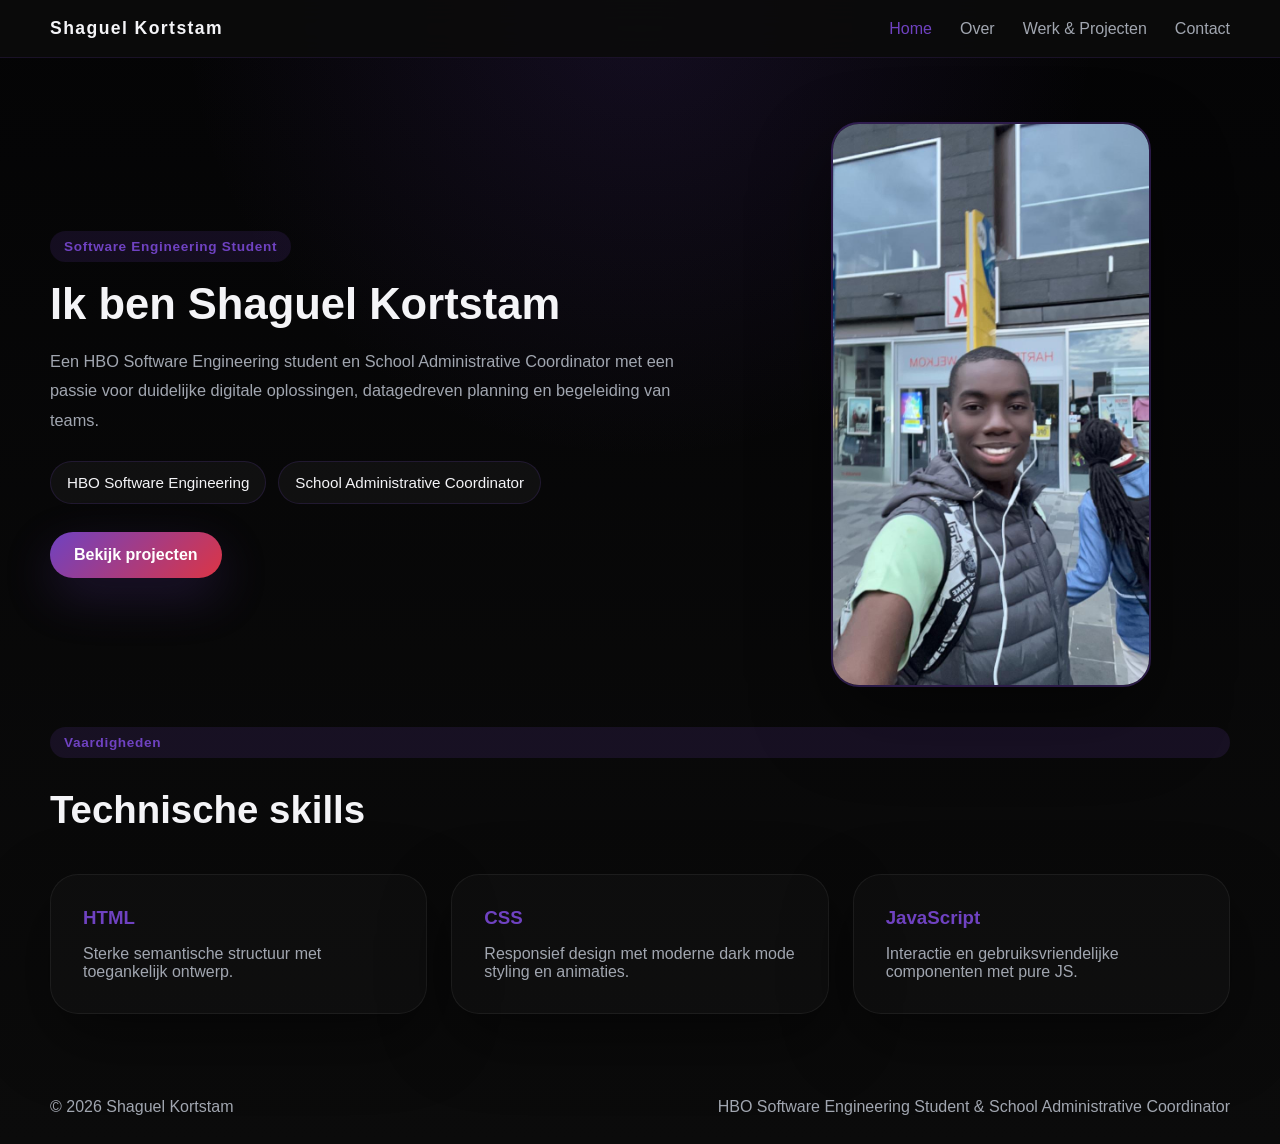
<file: index.html>
<!DOCTYPE html>
<html lang="nl">
<head>
    <meta charset="UTF-8">
    <meta name="viewport" content="width=device-width, initial-scale=1.0">
    <title>Shaguel Kortstam | Home</title>
    <link rel="stylesheet" href="css/main.css">
</head>
<body>
    <header class="main-header">
        <div class="container nav-wrapper">
            <a href="index.html" class="brand">Shaguel Kortstam</a>
            <button class="menu-toggle" aria-expanded="false" aria-label="Open menu">
                <span></span>
                <span></span>
                <span></span>
            </button>
            <nav class="nav-links-wrapper">
                <ul class="nav-links">
                    <li><a href="index.html" class="active">Home</a></li>
                    <li><a href="about.html">Over</a></li>
                    <li><a href="work.html">Werk & Projecten</a></li>
                    <li><a href="contact.html">Contact</a></li>
                </ul>
            </nav>
        </div>
    </header>

    <main>
        <section class="hero-section">
            <div class="container hero-grid">
                <div class="hero-copy">
                    <span class="eyebrow">Software Engineering Student</span>
                    <h1>Ik ben Shaguel Kortstam</h1>
                    <p>Een HBO Software Engineering student en School Administrative Coordinator met een passie voor duidelijke digitale oplossingen, datagedreven planning en begeleiding van teams.</p>
                    <div class="hero-badges">
                        <span>HBO Software Engineering</span>
                        <span>School Administrative Coordinator</span>
                    </div>
                    <a href="work.html" class="button accent-button">Bekijk projecten</a>
                </div>
                <div class="hero-panel">
                    <img src="img/shag.jpg" alt="Shaguel Kortstam" class="hero-image">
                </div>
            </div>
        </section>

        <section class="container skills-section">
            <div class="section-header">
                <span class="eyebrow">Vaardigheden</span>
                <h2>Technische skills</h2>
            </div>
            <div class="skills-grid">
                <div class="skill-card">
                    <h3>HTML</h3>
                    <p>Sterke semantische structuur met toegankelijk ontwerp.</p>
                </div>
                <div class="skill-card">
                    <h3>CSS</h3>
                    <p>Responsief design met moderne dark mode styling en animaties.</p>
                </div>
                <div class="skill-card">
                    <h3>JavaScript</h3>
                    <p>Interactie en gebruiksvriendelijke componenten met pure JS.</p>
                </div>
            </div>
        </section>
    </main>

    <footer class="main-footer">
        <div class="container footer-inner">
            <p>&copy; 2026 Shaguel Kortstam</p>
            <p>HBO Software Engineering Student &amp; School Administrative Coordinator</p>
        </div>
    </footer>

    <script src="js/script.js"></script>
</body>
</html>
</file>
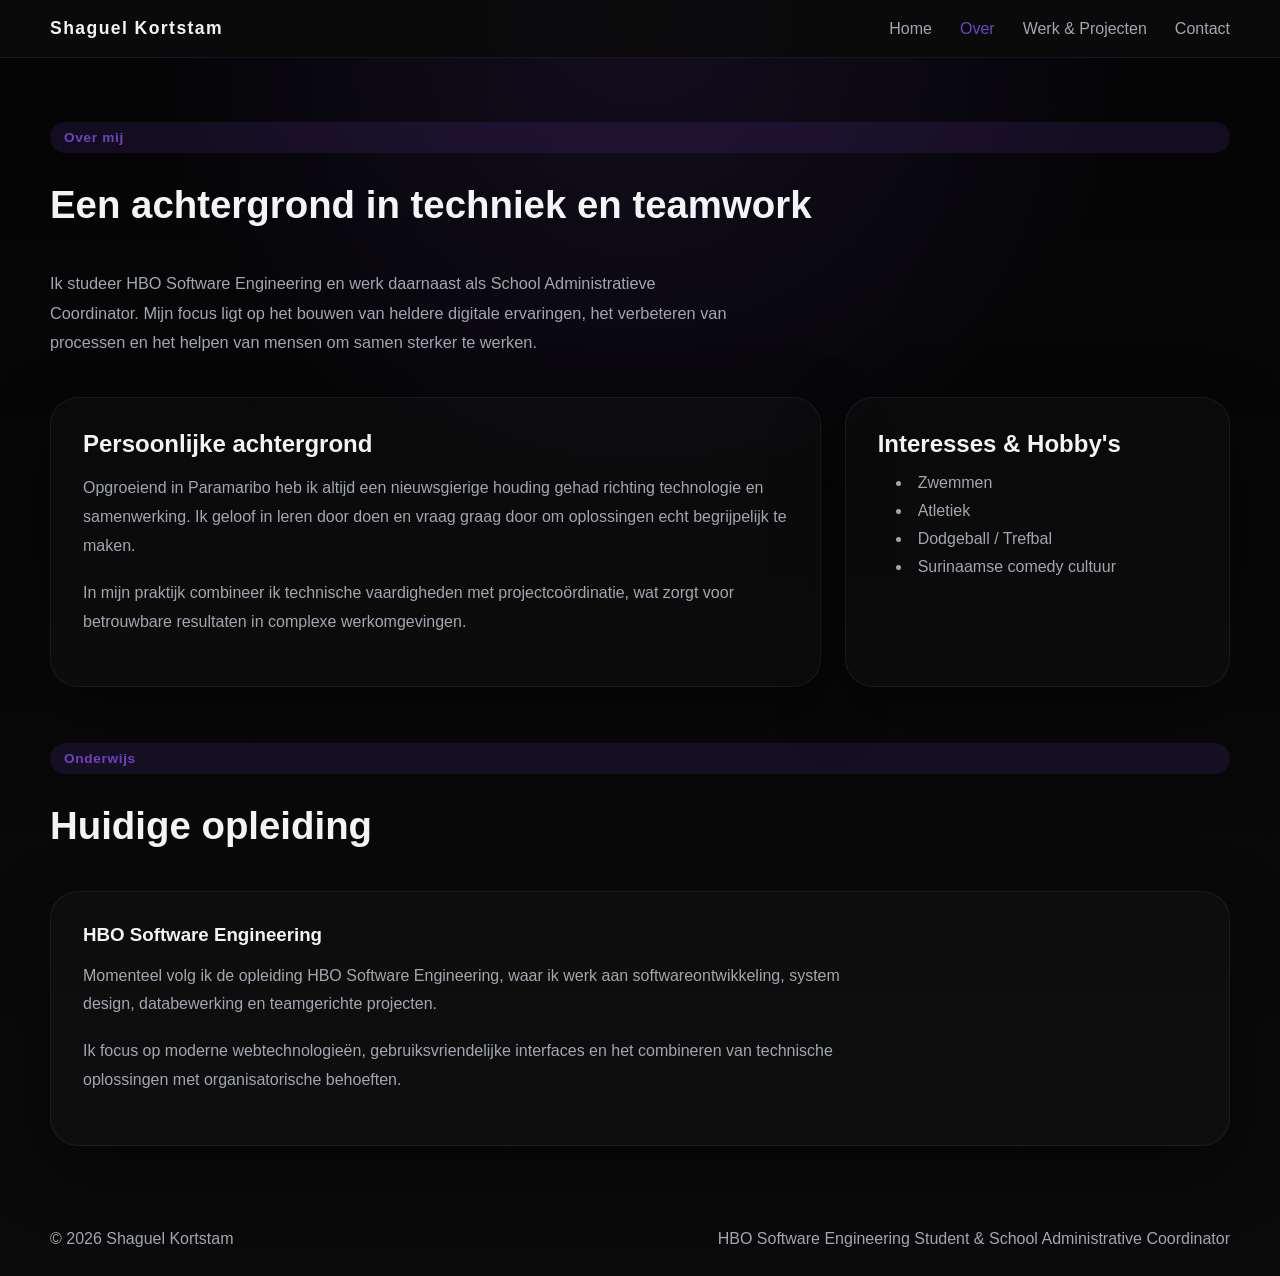
<file: about.html>
<!DOCTYPE html>
<html lang="nl">
<head>
    <meta charset="UTF-8">
    <meta name="viewport" content="width=device-width, initial-scale=1.0">
    <title>Shaguel Kortstam | Over</title>
    <link rel="stylesheet" href="css/main.css">
    <link rel="stylesheet" href="css/about.css">
</head>
<body>
    <header class="main-header">
        <div class="container nav-wrapper">
            <a href="index.html" class="brand">Shaguel Kortstam</a>
            <button class="menu-toggle" aria-expanded="false" aria-label="Open menu">
                <span></span>
                <span></span>
                <span></span>
            </button>
            <nav class="nav-links-wrapper">
                <ul class="nav-links">
                    <li><a href="index.html">Home</a></li>
                    <li><a href="about.html" class="active">Over</a></li>
                    <li><a href="work.html">Werk & Projecten</a></li>
                    <li><a href="contact.html">Contact</a></li>
                </ul>
            </nav>
        </div>
    </header>

    <main>
        <section class="container about-hero">
            <div class="section-header">
                <span class="eyebrow">Over mij</span>
                <h1>Een achtergrond in techniek en teamwork</h1>
            </div>
            <p>Ik studeer HBO Software Engineering en werk daarnaast als School Administratieve Coordinator. Mijn focus ligt op het bouwen van heldere digitale ervaringen, het verbeteren van processen en het helpen van mensen om samen sterker te werken.</p>
        </section>

        <section class="container content-section">
            <div class="content-grid">
                <article class="content-card">
                    <h2>Persoonlijke achtergrond</h2>
                    <p>Opgroeiend in Paramaribo heb ik altijd een nieuwsgierige houding gehad richting technologie en samenwerking. Ik geloof in leren door doen en vraag graag door om oplossingen echt begrijpelijk te maken.</p>
                    <p>In mijn praktijk combineer ik technische vaardigheden met projectcoördinatie, wat zorgt voor betrouwbare resultaten in complexe werkomgevingen.</p>
                </article>

                <aside class="content-card spotlight-card">
                    <h2>Interesses & Hobby's</h2>
                    <ul>
                        <li>Zwemmen</li>
                        <li>Atletiek</li>
                        <li>Dodgeball / Trefbal</li>
                        <li>Surinaamse comedy cultuur</li>
                    </ul>
                </aside>
            </div>
        </section>

        <section class="container education-section">
            <div class="section-header">
                <span class="eyebrow">Onderwijs</span>
                <h2>Huidige opleiding</h2>
            </div>
            <div class="education-card">
                <h3>HBO Software Engineering</h3>
                <p>Momenteel volg ik de opleiding HBO Software Engineering, waar ik werk aan softwareontwikkeling, system design, databewerking en teamgerichte projecten.</p>
                <p>Ik focus op moderne webtechnologieën, gebruiksvriendelijke interfaces en het combineren van technische oplossingen met organisatorische behoeften.</p>
            </div>
        </section>
    </main>

    <footer class="main-footer">
        <div class="container footer-inner">
            <p>&copy; 2026 Shaguel Kortstam</p>
            <p>HBO Software Engineering Student &amp; School Administrative Coordinator</p>
        </div>
    </footer>

    <script src="js/script.js"></script>
</body>
</html>
</file>
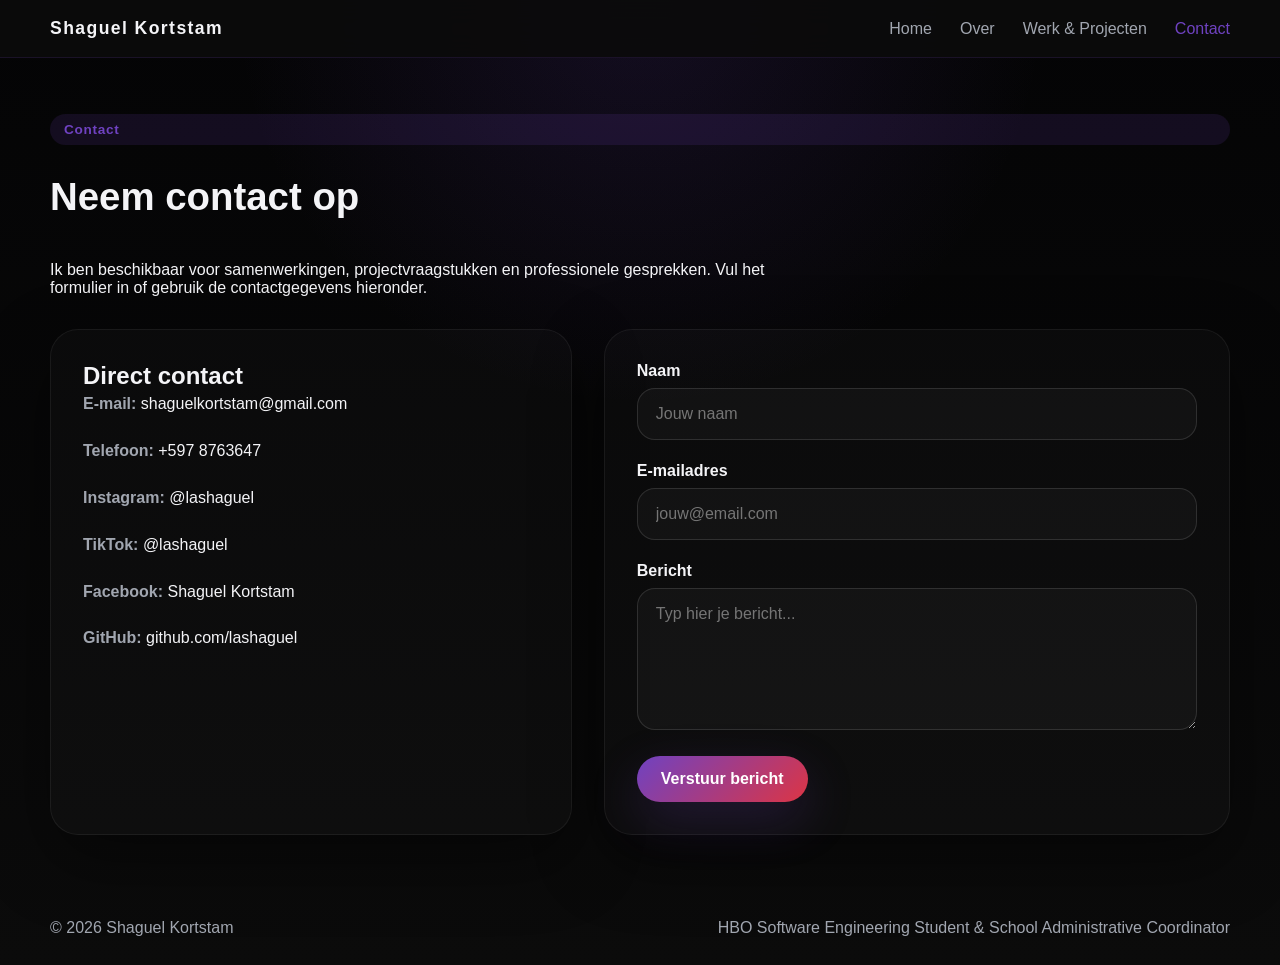
<file: contact.html>
<!DOCTYPE html>
<html lang="nl">
<head>
    <meta charset="UTF-8">
    <meta name="viewport" content="width=device-width, initial-scale=1.0">
    <title>Shaguel Kortstam | Contact</title>
    <link rel="stylesheet" href="css/main.css">
    <link rel="stylesheet" href="css/contact.css">
</head>
<body>
    <header class="main-header">
        <div class="container nav-wrapper">
            <a href="index.html" class="brand">Shaguel Kortstam</a>
            <button class="menu-toggle" aria-expanded="false" aria-label="Open menu">
                <span></span>
                <span></span>
                <span></span>
            </button>
            <nav class="nav-links-wrapper">
                <ul class="nav-links">
                    <li><a href="index.html">Home</a></li>
                    <li><a href="about.html">Over</a></li>
                    <li><a href="work.html">Werk & Projecten</a></li>
                    <li><a href="contact.html" class="active">Contact</a></li>
                </ul>
            </nav>
        </div>
    </header>

    <main>
        <section class="container section-intro">
            <div class="section-header">
                <span class="eyebrow">Contact</span>
                <h1>Neem contact op</h1>
            </div>
            <p>Ik ben beschikbaar voor samenwerkingen, projectvraagstukken en professionele gesprekken. Vul het formulier in of gebruik de contactgegevens hieronder.</p>
        </section>

        <section class="container contact-grid">
            <div class="contact-card info-card">
                <h2>Direct contact</h2>
                <p><strong>E-mail:</strong> <a href="mailto:shaguelkortstam@gmail.com">shaguelkortstam@gmail.com</a></p>
                <p><strong>Telefoon:</strong> <a href="tel:+5978763647">+597 8763647</a></p>
                <p><strong>Instagram:</strong> <a href="https://www.instagram.com/lashaguel" target="_blank" rel="noopener">@lashaguel</a></p>
                <p><strong>TikTok:</strong> <a href="https://www.tiktok.com/@lashaguel" target="_blank" rel="noopener">@lashaguel</a></p>
                <p><strong>Facebook:</strong> <a href="https://www.facebook.com/ShaguelKortstam" target="_blank" rel="noopener">Shaguel Kortstam</a></p>
                <p><strong>GitHub:</strong> <a href="https://github.com/lashaguel" target="_blank" rel="noopener">github.com/lashaguel</a></p>
            </div>

            <form class="contact-card contact-form" action="#" method="post">
                <label for="name">Naam</label>
                <input type="text" id="name" name="name" placeholder="Jouw naam" required>

                <label for="email">E-mailadres</label>
                <input type="email" id="email" name="email" placeholder="jouw@email.com" required>

                <label for="message">Bericht</label>
                <textarea id="message" name="message" rows="6" placeholder="Typ hier je bericht..." required></textarea>

                <button type="submit" class="button accent-button">Verstuur bericht</button>
            </form>
        </section>
    </main>

    <footer class="main-footer">
        <div class="container footer-inner">
            <p>&copy; 2026 Shaguel Kortstam</p>
            <p>HBO Software Engineering Student &amp; School Administrative Coordinator</p>
        </div>
    </footer>

    <script src="js/script.js"></script>
</body>
</html>
</file>
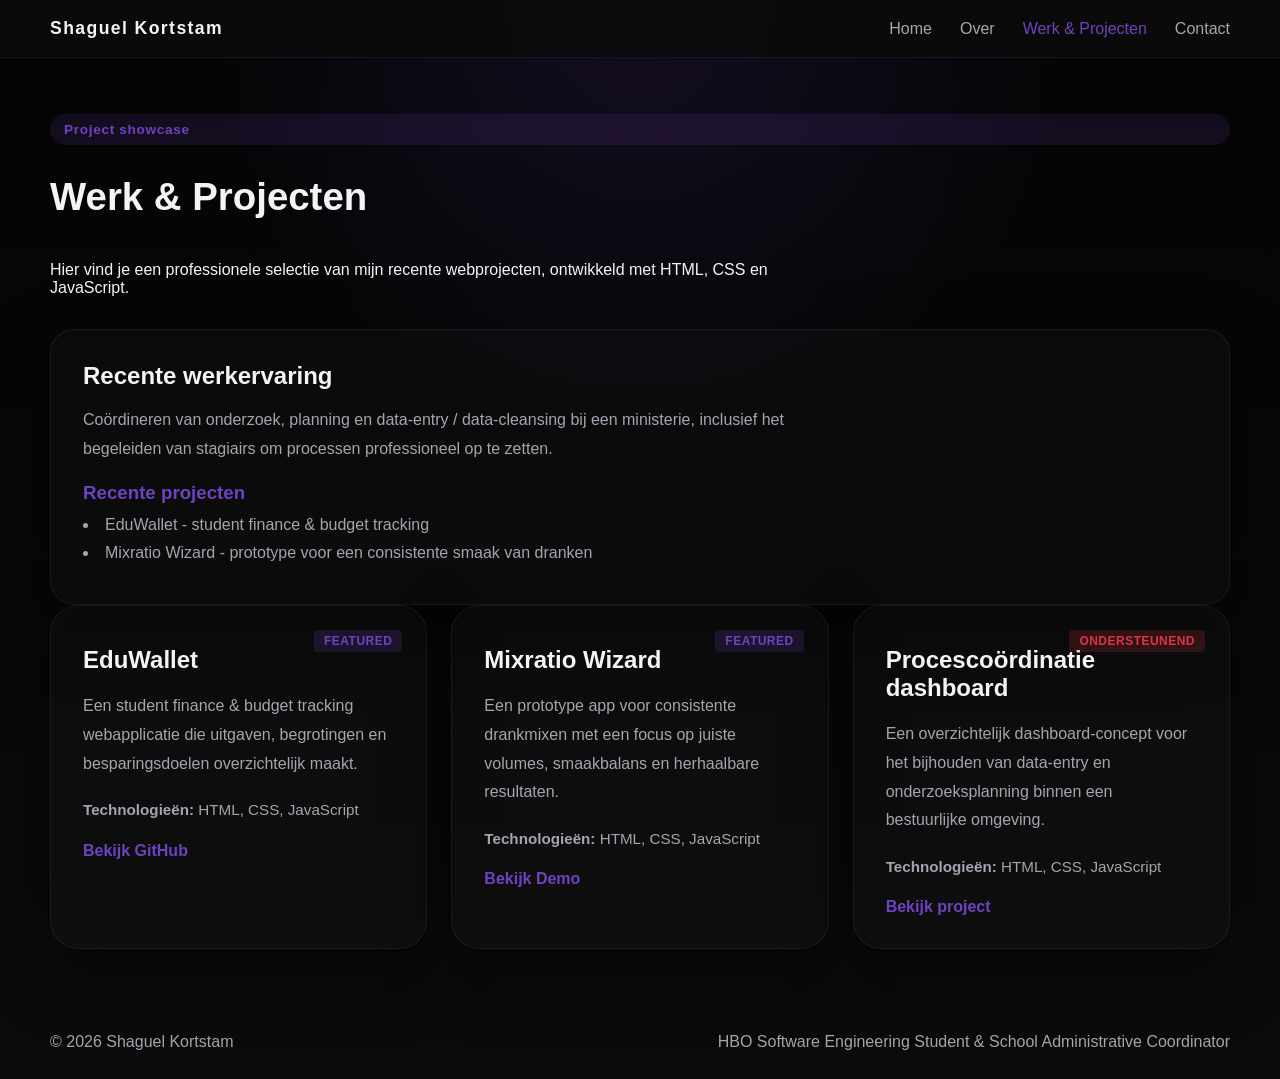
<file: work.html>
<!DOCTYPE html>
<html lang="nl">
<head>
    <meta charset="UTF-8">
    <meta name="viewport" content="width=device-width, initial-scale=1.0">
    <title>Shaguel Kortstam | Werk & Projecten</title>
    <link rel="stylesheet" href="css/main.css">
    <link rel="stylesheet" href="css/work.css">
</head>
<body>
    <header class="main-header">
        <div class="container nav-wrapper">
            <a href="index.html" class="brand">Shaguel Kortstam</a>
            <button class="menu-toggle" aria-expanded="false" aria-label="Open menu">
                <span></span>
                <span></span>
                <span></span>
            </button>
            <nav class="nav-links-wrapper">
                <ul class="nav-links">
                    <li><a href="index.html">Home</a></li>
                    <li><a href="about.html">Over</a></li>
                    <li><a href="work.html" class="active">Werk & Projecten</a></li>
                    <li><a href="contact.html">Contact</a></li>
                </ul>
            </nav>
        </div>
    </header>

    <main>
        <section class="container section-intro">
            <div class="section-header">
                <span class="eyebrow">Project showcase</span>
                <h1>Werk & Projecten</h1>
            </div>
            <p>Hier vind je een professionele selectie van mijn recente webprojecten, ontwikkeld met HTML, CSS en JavaScript.</p>
        </section>

        <section class="container hero-card work-summary">
            <h2>Recente werkervaring</h2>
            <p>Coördineren van onderzoek, planning en data-entry / data-cleansing bij een ministerie, inclusief het begeleiden van stagiairs om processen professioneel op te zetten.</p>
            <h3>Recente projecten</h3>
            <ul>
                <li>EduWallet - student finance & budget tracking</li>
                <li>Mixratio Wizard - prototype voor een consistente smaak van dranken</li>
            </ul>
        </section>

        <section class="container projects-grid">
            <article class="project-card">
                <div class="project-badge">Featured</div>
                <h2>EduWallet</h2>
                <p>Een student finance & budget tracking webapplicatie die uitgaven, begrotingen en besparingsdoelen overzichtelijk maakt.</p>
                <p class="project-meta"><strong>Technologieën:</strong> HTML, CSS, JavaScript</p>
                <a href="#" class="project-link">Bekijk GitHub</a>
            </article>

            <article class="project-card">
                <div class="project-badge">Featured</div>
                <h2>Mixratio Wizard</h2>
                <p>Een prototype app voor consistente drankmixen met een focus op juiste volumes, smaakbalans en herhaalbare resultaten.</p>
                <p class="project-meta"><strong>Technologieën:</strong> HTML, CSS, JavaScript</p>
                <a href="#" class="project-link">Bekijk Demo</a>
            </article>

            <article class="project-card">
                <div class="project-badge accent-secondary">Ondersteunend</div>
                <h2>Procescoördinatie dashboard</h2>
                <p>Een overzichtelijk dashboard-concept voor het bijhouden van data-entry en onderzoeksplanning binnen een bestuurlijke omgeving.</p>
                <p class="project-meta"><strong>Technologieën:</strong> HTML, CSS, JavaScript</p>
                <a href="#" class="project-link">Bekijk project</a>
            </article>
        </section>
    </main>

    <footer class="main-footer">
        <div class="container footer-inner">
            <p>&copy; 2026 Shaguel Kortstam</p>
            <p>HBO Software Engineering Student &amp; School Administrative Coordinator</p>
        </div>
    </footer>

    <script src="js/script.js"></script>
</body>
</html>
</file>
<file: css/main.css>
/* Theme variables */
:root {
    color-scheme: dark;
    --bg: #0b0b0b;
    --surface: #111111;
    --surface-strong: #16161a;
    --border: #27272d;
    --text: #f4f4f7;
    --muted: #a1a6b0;
    --accent: #6f42c1;
    --accent-strong: #dc3545;
    --shadow: 0 24px 70px rgba(0, 0, 0, 0.45);
    --radius: 24px;
    --max-width: 1180px;
}

/* Reset */
* {
    margin: 0;
    padding: 0;
    box-sizing: border-box;
}

html {
    scroll-behavior: smooth;
}

body {
    min-height: 100vh;
    font-family: Inter, 'Segoe UI', Tahoma, Geneva, Verdana, sans-serif;
    background: radial-gradient(circle at top, rgba(111, 66, 193, 0.15), transparent 35%),
        linear-gradient(180deg, #040405 0%, #0b0b0b 100%);
    color: var(--text);
}

img {
    max-width: 100%;
    display: block;
}

a {
    color: inherit;
    text-decoration: none;
}

button, input, textarea {
    font: inherit;
}

.container {
    width: min(100% - 32px, var(--max-width));
    margin: 0 auto;
}

button {
    border: none;
    background: none;
}

/* Header */
.main-header {
    position: sticky;
    top: 0;
    width: 100%;
    z-index: 100;
    backdrop-filter: blur(18px);
    background: rgba(11, 11, 11, 0.92);
    border-bottom: 1px solid rgba(111, 66, 193, 0.16);
}

.nav-wrapper {
    display: flex;
    align-items: center;
    justify-content: space-between;
    gap: 16px;
    padding: 18px 0;
}

.brand {
    font-size: 1.1rem;
    font-weight: 700;
    letter-spacing: 0.08em;
    color: var(--text);
}

.menu-toggle {
    display: none;
    flex-direction: column;
    justify-content: space-between;
    width: 30px;
    height: 22px;
    cursor: pointer;
}

.menu-toggle span {
    display: block;
    width: 100%;
    height: 3px;
    background: var(--text);
    border-radius: 999px;
}

.nav-links-wrapper {
    display: flex;
}

.nav-links {
    display: flex;
    align-items: center;
    gap: 28px;
    list-style: none;
}

.nav-links a {
    color: var(--muted);
    font-weight: 500;
    transition: color 0.25s ease, transform 0.25s ease;
}

.nav-links a:hover,
.nav-links a.active {
    color: var(--accent);
    transform: translateY(-1px);
}

/* Hero */
.hero-section {
    padding: 64px 0 40px;
}

.hero-grid {
    display: grid;
    grid-template-columns: 1.4fr 1fr;
    gap: 32px;
    align-items: center;
    min-height: 520px;
}

.hero-copy {
    max-width: 680px;
}

.eyebrow {
    display: inline-flex;
    align-items: center;
    gap: 10px;
    padding: 8px 14px;
    border-radius: 999px;
    background: rgba(111, 66, 193, 0.14);
    color: var(--accent);
    font-size: 0.85rem;
    font-weight: 700;
    letter-spacing: 0.05em;
    margin-bottom: 20px;
}

.hero-copy h1,
.section-header h1,
.section-header h2 {
    font-size: clamp(2.6rem, 3.4vw, 4rem);
    line-height: 1.03;
    margin-bottom: 20px;
}

.hero-copy p {
    max-width: 680px;
    font-size: 1.02rem;
    color: var(--muted);
    line-height: 1.8;
    margin-bottom: 26px;
}

.hero-badges {
    display: flex;
    flex-wrap: wrap;
    gap: 12px;
    margin-bottom: 28px;
}

.hero-badges span {
    background: rgba(255, 255, 255, 0.04);
    border: 1px solid rgba(111, 66, 193, 0.18);
    border-radius: 999px;
    color: var(--text);
    padding: 12px 16px;
    font-size: 0.95rem;
}

.button {
    display: inline-flex;
    align-items: center;
    justify-content: center;
    padding: 14px 24px;
    border-radius: 999px;
    font-weight: 700;
    cursor: pointer;
    transition: transform 0.25s ease, box-shadow 0.25s ease;
}

.button:hover {
    transform: translateY(-2px);
}

.accent-button {
    background: linear-gradient(135deg, var(--accent), var(--accent-strong));
    color: #ffffff;
    box-shadow: 0 18px 50px rgba(111, 66, 193, 0.22);
}

.hero-panel {
    display: grid;
    place-items: center;
}

.hero-image {
    width: min(320px, 100%);
    border-radius: 28px;
    border: 2px solid rgba(111, 66, 193, 0.35);
    box-shadow: 0 32px 80px rgba(0, 0, 0, 0.45);
    object-fit: cover;
}

.hero-card {
    background: rgba(255, 255, 255, 0.02);
    border: 1px solid rgba(255, 255, 255, 0.06);
    box-shadow: var(--shadow);
    border-radius: var(--radius);
    padding: 32px;
}

.hero-card h2,
.project-card h2 {
    color: var(--text);
    margin-bottom: 16px;
}

.hero-card p,
.project-card p,
.contact-card p,
.contact-card li {
    color: var(--muted);
    line-height: 1.8;
    margin-bottom: 18px;
}

.hero-card ul {
    list-style: disc inside;
    color: var(--muted);
    margin-left: 0;
}

.hero-card h3 {
    color: var(--accent);
    margin-bottom: 12px;
}

.hero-card ul li {
    margin-bottom: 10px;
}

/* Sections */
.section-intro {
    padding: 56px 0 32px;
}

.section-header {
    display: grid;
    gap: 12px;
    margin-bottom: 24px;
}

.section-header h1,
.section-header h2 {
    font-size: clamp(2.2rem, 3vw, 3rem);
    line-height: 1.05;
}

.skills-section,
.projects-grid,
.contact-grid {
    padding-bottom: 56px;
}

.skills-grid,
.projects-grid {
    display: grid;
    gap: 24px;
}

.skills-grid {
    grid-template-columns: repeat(3, minmax(220px, 1fr));
}

.skill-card,
.project-card,
.contact-card {
    background: rgba(255, 255, 255, 0.02);
    border: 1px solid rgba(255, 255, 255, 0.06);
    box-shadow: var(--shadow);
    border-radius: 28px;
    padding: 32px;
}

.skill-card h3 {
    color: var(--accent);
    margin-bottom: 16px;
}

.skill-card p {
    color: var(--muted);
}

.projects-grid {
    grid-template-columns: repeat(3, minmax(260px, 1fr));
}

.project-card {
    position: relative;
}

.project-badge,
.accent-secondary {
    position: absolute;
    top: 24px;
    right: 24px;
    padding: 8px 14px;
    border-radius: 999px;
    font-size: 0.8rem;
    font-weight: 700;
    letter-spacing: 0.04em;
    background: rgba(111, 66, 193, 0.18);
    color: var(--accent);
}

.accent-secondary {
    background: rgba(220, 53, 69, 0.18);
    color: var(--accent-strong);
}

.project-card h2 {
    margin-top: 8px;
    margin-bottom: 18px;
}

.project-meta {
    color: var(--muted);
    font-size: 0.95rem;
    margin-bottom: 24px;
}

.project-link {
    display: inline-flex;
    align-items: center;
    gap: 8px;
    color: var(--accent);
    font-weight: 700;
}

.project-link:hover {
    color: var(--accent-strong);
}


.contact-grid {
    display: grid;
    grid-template-columns: 1fr 1.2fr;
    gap: 32px;
}

.contact-card a {
    color: var(--text);
}

.contact-card a:hover {
    color: var(--accent);
}

.contact-form label {
    display: block;
    margin-bottom: 8px;
    color: var(--text);
    font-weight: 600;
}

.contact-form input,
.contact-form textarea {
    width: 100%;
    border-radius: 18px;
    border: 1px solid rgba(255, 255, 255, 0.12);
    background: rgba(255, 255, 255, 0.03);
    color: var(--text);
    padding: 16px 18px;
    margin-bottom: 22px;
    resize: vertical;
}

.contact-form input:focus,
.contact-form textarea:focus {
    outline: 1px solid rgba(111, 66, 193, 0.45);
}

.footer-inner {
    display: flex;
    justify-content: space-between;
    align-items: center;
    gap: 12px;
    padding: 28px 0;
    color: var(--muted);
}

.footer-inner p {
    margin: 0;
}

/* Utilities */
.section-intro p,
.container p {
    max-width: 780px;
}

/* Responsive */
@media (max-width: 980px) {
    .hero-grid,
    .projects-grid,
    .contact-grid,
    .skills-grid {
        grid-template-columns: 1fr;
    }

    .hero-section {
        padding-top: 40px;
    }
}

@media (max-width: 780px) {
    .nav-wrapper {
        flex-wrap: wrap;
        align-items: flex-start;
    }

    .menu-toggle {
        display: flex;
    }

    .nav-links-wrapper {
        width: 100%;
        overflow: hidden;
        max-height: 0;
        transition: max-height 0.3s ease;
    }

    .nav-links {
        flex-direction: column;
        gap: 14px;
        padding: 18px 0;
    }

    .nav-links a {
        font-size: 1rem;
    }

    .nav-links-wrapper.open {
        max-height: 260px;
    }
}

@media (max-width: 560px) {
    .hero-copy h1,
    .section-header h1,
    .section-header h2 {
        font-size: clamp(2.2rem, 8vw, 2.8rem);
    }

    .hero-card,
    .project-card,
    .contact-card {
        padding: 24px;
        border-radius: 22px;
    }

    .footer-inner {
        flex-direction: column;
        align-items: flex-start;
    }
}
</file>
<file: css/about.css>
/* About page styles */
.about-hero {
    padding: 64px 0 40px;
}

.about-hero p {
    max-width: 680px;
    font-size: 1.02rem;
    color: var(--muted);
    line-height: 1.8;
    margin-top: 18px;
}

.content-section,
.education-section {
    padding-bottom: 56px;
}

.content-grid {
    display: grid;
    grid-template-columns: 2fr 1fr;
    gap: 24px;
}

.content-card,
.education-card {
    background: rgba(255, 255, 255, 0.02);
    border: 1px solid rgba(255, 255, 255, 0.06);
    box-shadow: var(--shadow);
    border-radius: 28px;
    padding: 32px;
}

.content-card h2,
.education-card h3 {
    color: var(--text);
    margin-bottom: 16px;
}

.content-card p,
.education-card p {
    color: var(--muted);
    line-height: 1.8;
    margin-bottom: 18px;
}

.spotlight-card ul {
    list-style: disc inside;
    color: var(--muted);
    margin-left: 0;
    padding-left: 18px;
}

.spotlight-card ul li {
    margin-bottom: 10px;
}

@media (max-width: 980px) {
    .content-grid {
        grid-template-columns: 1fr;
    }
}

@media (max-width: 560px) {
    .content-card,
    .education-card {
        padding: 24px;
        border-radius: 22px;
    }
}
</file>
<file: css/contact.css>
/* Contact Pagina CSS */
.contact-section {
    max-width: 700px;
    margin: 0 auto;
    text-align: center;
    padding: 20px 0;
}

.page-heading {
    font-size: 32px;
    color: #ffffff;
    margin-bottom: 20px;
}

.contact-intro {
    color: #aaaaaa;
    margin-bottom: 40px;
    font-size: 16px;
}

.email-box {
    background-color: #0b0b0b;
    border: 1px solid #1a1a1a;
    padding: 25px;
    border-radius: 8px;
    margin-bottom: 40px;
}

.email-box p {
    font-size: 14px;
    color: #888888;
    margin-bottom: 5px;
}

.email-link {
    color: #ffffff;
    font-size: 22px;
    font-weight: bold;
    text-decoration: none;
    transition: color 0.3s ease;
}

.email-link:hover {
    color: #8b0000;
}

.socials-container h2 {
    font-size: 20px;
    margin-bottom: 20px;
    color: #ffffff;
}

.social-buttons {
    display: block;
}

/* De donkerrode knoppen met hover effecten */
.btn-social {
    display: block;
    background-color: #8b0000;
    color: #ffffff;
    text-decoration: none;
    padding: 14px;
    margin-bottom: 15px;
    border-radius: 6px;
    font-weight: 600;
    font-size: 16px;
    transition: background-color 0.3s ease, transform 0.2s ease;
    border: 1px solid transparent;
}

.btn-social:hover {
    background-color: #a30000;
    transform: translateY(-2px);
}

/* Media Query voor grotere schermen om knoppen naast elkaar te zetten */
@media screen and (min-width: 600px) {
    .btn-social {
        display: inline-block;
        width: 28%;
        margin: 0 1%;
        font-size: 14px;
        padding: 12px 5px;
    }
}
</file>
<file: css/work.css>
/* Werk & Projecten Pagina CSS */
.page-heading {
    font-size: 32px;
    color: #ffffff;
    border-bottom: 2px solid #8b0000;
    padding-bottom: 10px;
    margin-bottom: 30px;
}

.section-block {
    margin-bottom: 60px;
}

.job-intro h2 {
    font-size: 24px;
    color: #ffffff;
}

.organization {
    color: #8b0000;
    font-weight: 600;
}

.ministry {
    color: #aaaaaa;
    font-size: 15px;
    margin-bottom: 25px;
}

/* Schema / Matrix layout met Float/Block fallback voor cross-compilation */
.schema-container {
    display: block;
    margin-top: 20px;
}

.schema-card {
    background-color: #0b0b0b;
    border: 1px solid #1a1a1a;
    padding: 20px;
    border-radius: 6px;
    margin-bottom: 15px;
    vertical-align: top;
    box-shadow: 0 4px 6px rgba(0,0,0,0.3);
}

.schema-icon {
    font-size: 30px;
    margin-bottom: 10px;
}

.schema-card h3 {
    color: #8b0000;
    margin-bottom: 10px;
    font-size: 18px;
}

/* Projecten Sectie Styling (Strikt Gescheiden) */
.project-item {
    background-color: #0b0b0b;
    border: 1px solid #1a1a1a;
    padding: 30px;
    border-radius: 8px;
    margin-bottom: 25px; /* Dit houdt de projecten strak gescheiden onder elkaar */
    position: relative;
}

.project-badge {
    display: inline-block;
    padding: 4px 10px;
    font-size: 12px;
    font-weight: bold;
    border-radius: 4px;
    margin-bottom: 10px;
    text-transform: uppercase;
}

.project-badge.prototype {
    background-color: #8b0000;
    color: #ffffff;
}

.project-badge.development {
    background-color: #444444;
    color: #ffffff;
    border: 1px solid #8b0000;
}

.project-item h2 {
    font-size: 22px;
    color: #ffffff;
    margin-bottom: 10px;
}

/* Responsive functionaliteit */
@media screen and (min-width: 769px) {
    .schema-card {
        display: inline-block;
        width: 31%;
        margin-right: 2%;
    }
    .schema-card:last-child {
        margin-right: 0;
    }
}

@media screen and (max-width: 768px) {
    .schema-card {
        width: 100%;
        margin-right: 0;
    }
}
</file>
